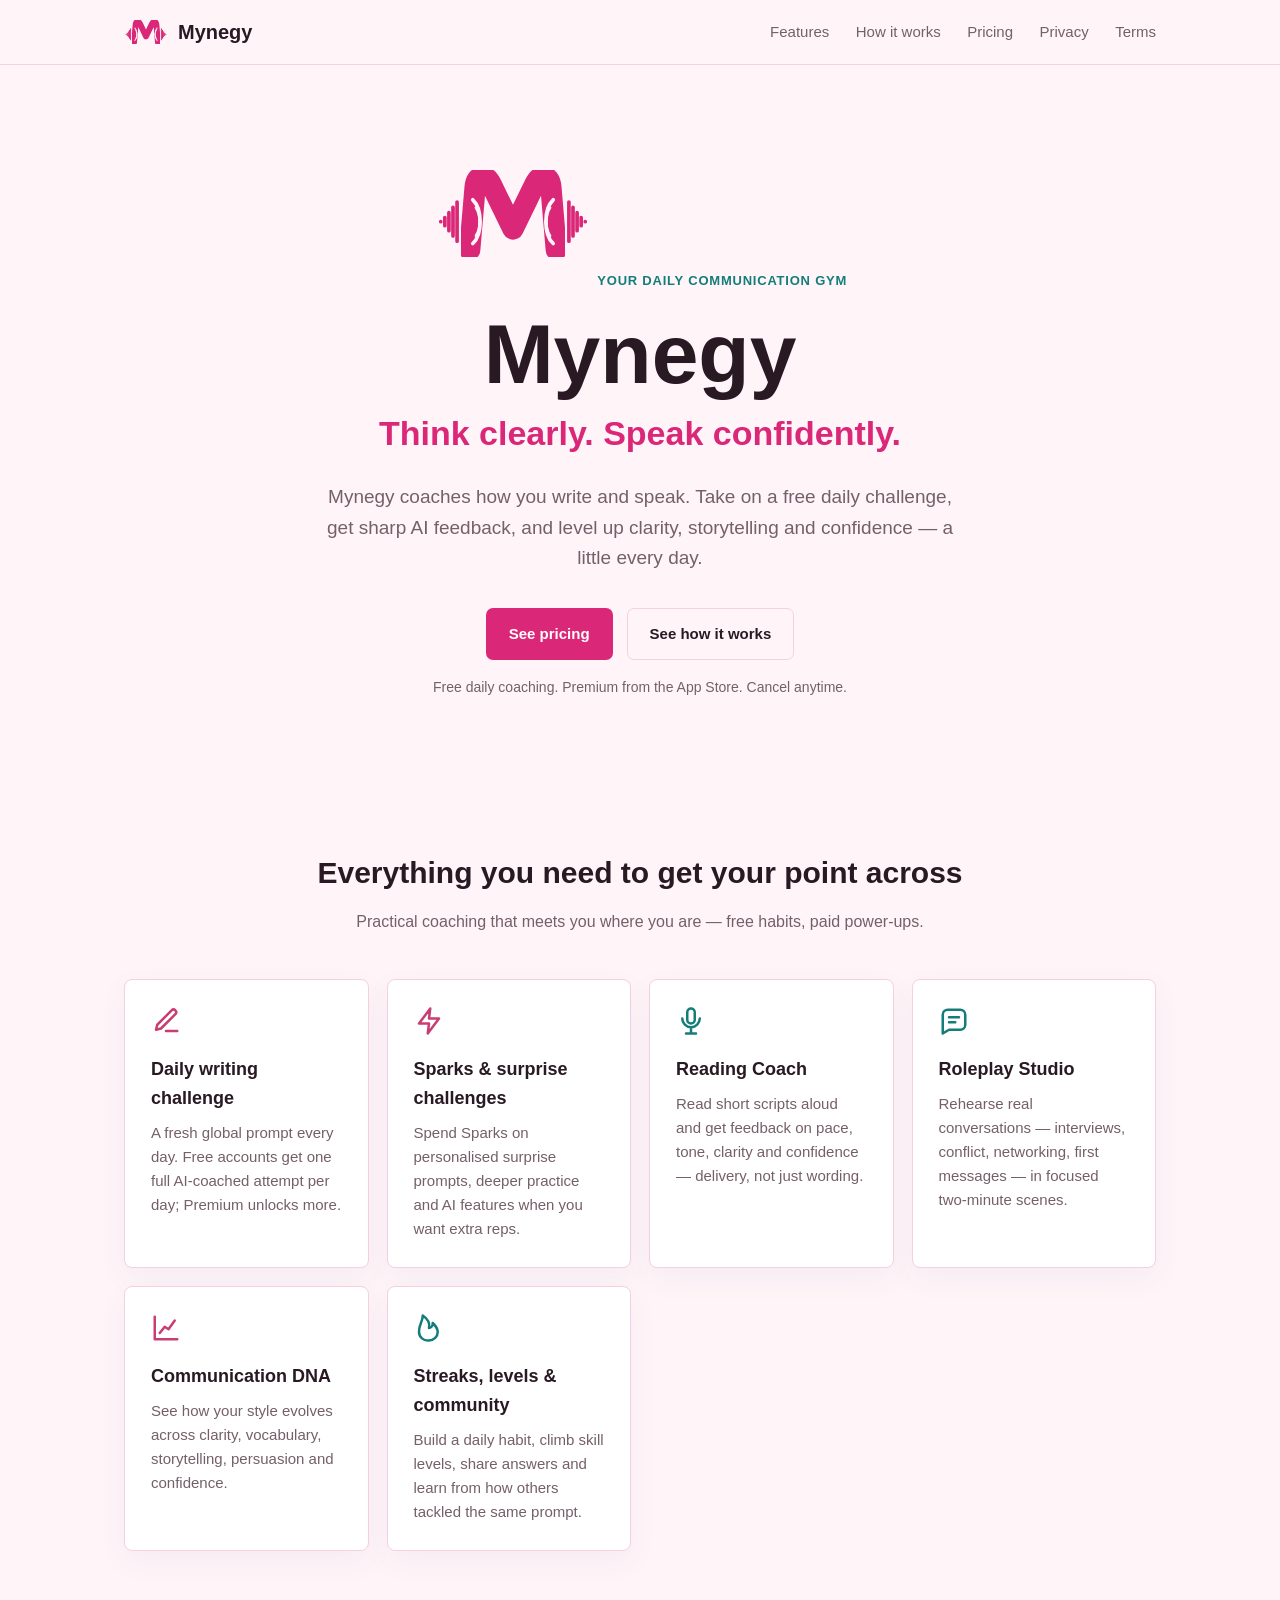
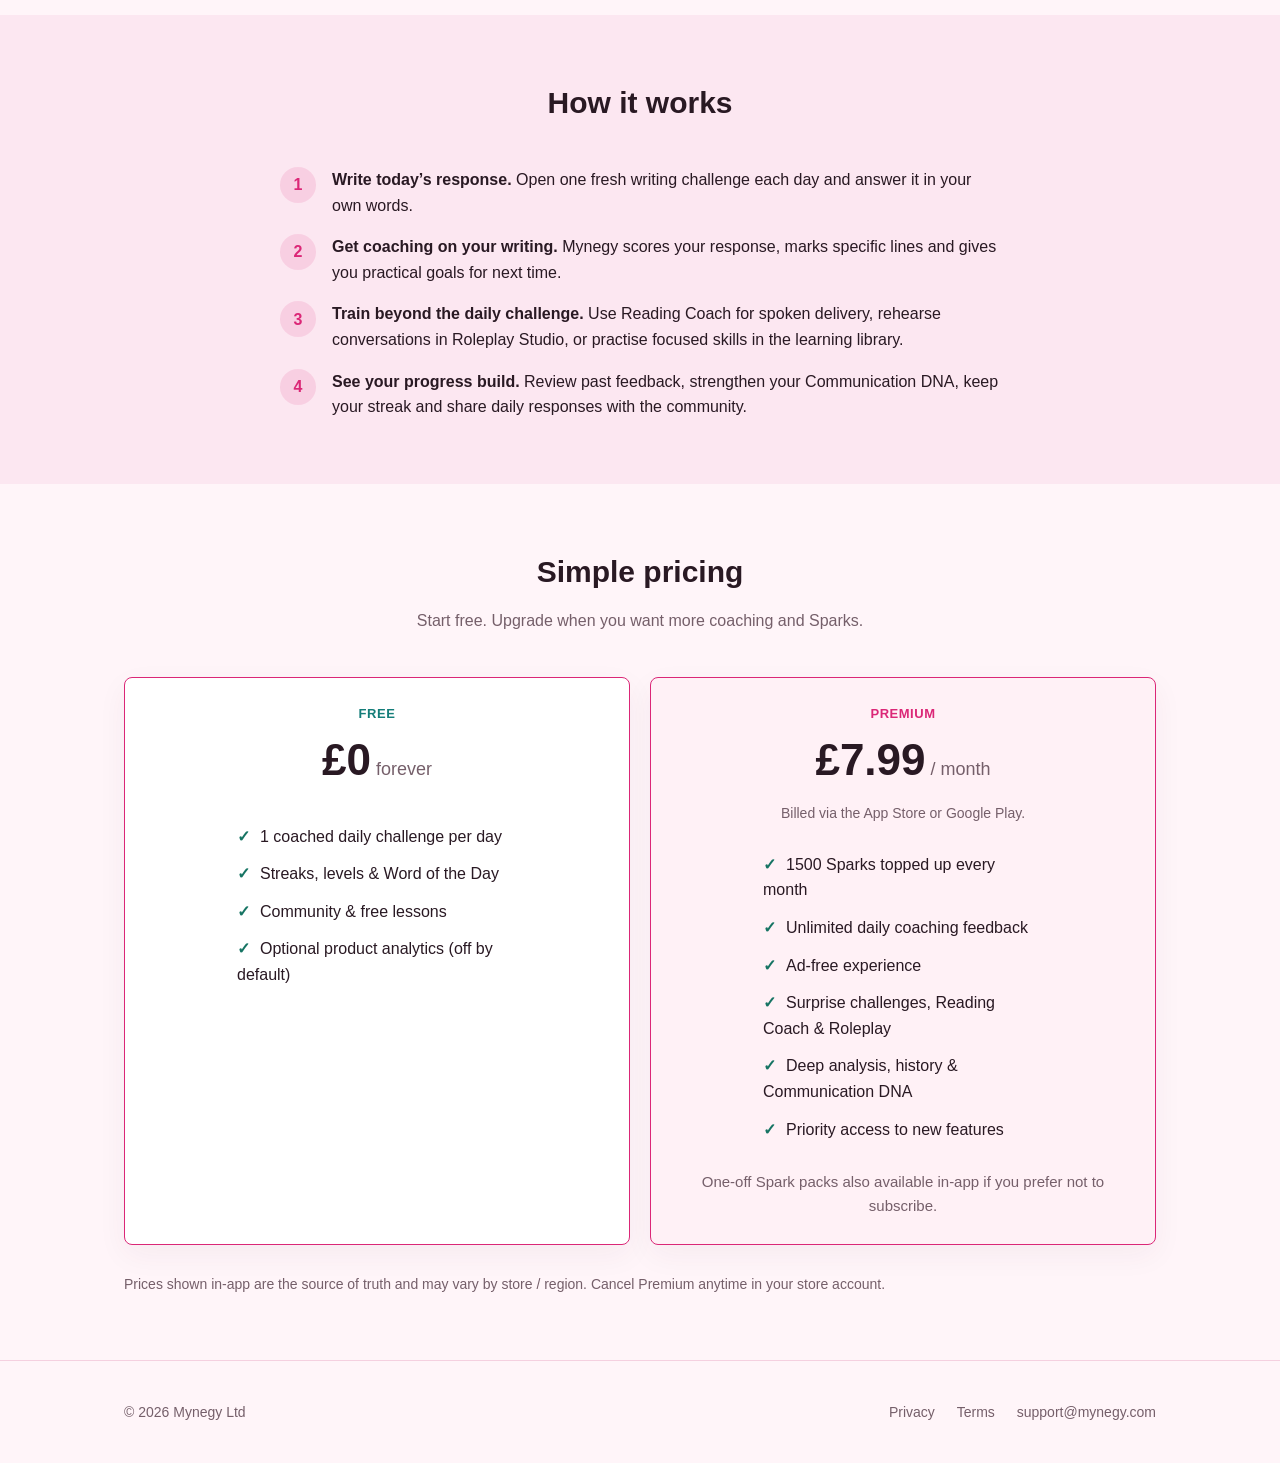
<file: index.html>
<!DOCTYPE html>
<html lang="en-GB">
<head>
  <meta charset="UTF-8" />
  <meta name="viewport" content="width=device-width, initial-scale=1.0" />
  <title>Mynegy — Think clearly. Speak confidently.</title>
  <meta name="description" content="Mynegy is your daily communication gym. Free daily AI coaching, Sparks for surprise challenges, reading coach, roleplay, and Communication DNA." />
  <meta property="og:title" content="Mynegy — Think clearly. Speak confidently." />
  <meta property="og:description" content="Your daily communication gym. One free coached challenge a day, Premium + Sparks for unlimited practice." />
  <meta property="og:type" content="website" />
  <meta property="og:url" content="https://mynegy.com" />
  <meta property="og:image" content="https://mynegy.com/assets/social-card.svg" />
  <link rel="icon" href="/assets/logo-mark.svg" type="image/svg+xml" />
  <link rel="stylesheet" href="/styles.css" />
</head>
<body>
  <header class="site-header">
    <div class="container">
      <a class="brand" href="/">
        <img class="mark" src="/assets/logo-mark.svg" alt="" />
        <span>Mynegy</span>
      </a>
      <nav class="nav">
        <a href="#features">Features</a>
        <a href="#how">How it works</a>
        <a href="#pricing">Pricing</a>
        <a href="/privacy">Privacy</a>
        <a href="/terms">Terms</a>
      </nav>
    </div>
  </header>

  <main>
    <section class="hero">
      <div class="container">
        <img class="hero-mark" src="/assets/logo-mark.svg" alt="" />
        <span class="eyebrow">Your daily communication gym</span>
        <h1>Mynegy</h1>
        <p class="hero-promise">Think clearly. Speak confidently.</p>
        <p class="lead">
          Mynegy coaches how you write and speak. Take on a free daily challenge, get sharp AI feedback,
          and level up clarity, storytelling and confidence — a little every day.
        </p>
        <div class="cta-row">
          <a class="btn btn-primary" href="#pricing">See pricing</a>
          <a class="btn btn-ghost" href="#how">See how it works</a>
        </div>
        <p class="trial-note">Free daily coaching. Premium from the App Store. Cancel anytime.</p>
      </div>
    </section>

    <section id="features">
      <div class="container">
        <h2 class="section-title">Everything you need to get your point across</h2>
        <p class="section-sub">Practical coaching that meets you where you are — free habits, paid power-ups.</p>
        <div class="grid">
          <div class="card">
            <img class="icon" src="/assets/icon-writing.svg" alt="" />
            <h3>Daily writing challenge</h3>
            <p>A fresh global prompt every day. Free accounts get one full AI-coached attempt per day; Premium unlocks more.</p>
          </div>
          <div class="card">
            <img class="icon" src="/assets/icon-spark.svg" alt="" />
            <h3>Sparks &amp; surprise challenges</h3>
            <p>Spend Sparks on personalised surprise prompts, deeper practice and AI features when you want extra reps.</p>
          </div>
          <div class="card">
            <img class="icon" src="/assets/icon-mic.svg" alt="" />
            <h3>Reading Coach</h3>
            <p>Read short scripts aloud and get feedback on pace, tone, clarity and confidence — delivery, not just wording.</p>
          </div>
          <div class="card">
            <img class="icon" src="/assets/icon-roleplay.svg" alt="" />
            <h3>Roleplay Studio</h3>
            <p>Rehearse real conversations — interviews, conflict, networking, first messages — in focused two-minute scenes.</p>
          </div>
          <div class="card">
            <img class="icon" src="/assets/icon-progress.svg" alt="" />
            <h3>Communication DNA</h3>
            <p>See how your style evolves across clarity, vocabulary, storytelling, persuasion and confidence.</p>
          </div>
          <div class="card">
            <img class="icon" src="/assets/icon-streak.svg" alt="" />
            <h3>Streaks, levels &amp; community</h3>
            <p>Build a daily habit, climb skill levels, share answers and learn from how others tackled the same prompt.</p>
          </div>
        </div>
      </div>
    </section>

    <section id="how" style="background: var(--surface);">
      <div class="container">
        <h2 class="section-title">How it works</h2>
        <div class="steps">
          <div class="step"><span class="num"></span><p><strong>Write today&rsquo;s response.</strong> Open one fresh writing challenge each day and answer it in your own words.</p></div>
          <div class="step"><span class="num"></span><p><strong>Get coaching on your writing.</strong> Mynegy scores your response, marks specific lines and gives you practical goals for next time.</p></div>
          <div class="step"><span class="num"></span><p><strong>Train beyond the daily challenge.</strong> Use Reading Coach for spoken delivery, rehearse conversations in Roleplay Studio, or practise focused skills in the learning library.</p></div>
          <div class="step"><span class="num"></span><p><strong>See your progress build.</strong> Review past feedback, strengthen your Communication DNA, keep your streak and share daily responses with the community.</p></div>
        </div>
      </div>
    </section>

    <section id="pricing">
      <div class="container">
        <h2 class="section-title">Simple pricing</h2>
        <p class="section-sub">Start free. Upgrade when you want more coaching and Sparks.</p>
        <div class="grid" style="grid-template-columns: repeat(auto-fit, minmax(260px, 1fr)); gap: 20px; align-items: stretch;">
          <div class="card price-card" style="max-width: none; margin: 0;">
            <p style="color: var(--accent); font-weight: 700; letter-spacing: 0.04em; text-transform: uppercase; font-size: 13px;">Free</p>
            <div class="amount">£0<span> forever</span></div>
            <ul>
              <li>1 coached daily challenge per day</li>
              <li>Streaks, levels &amp; Word of the Day</li>
              <li>Community &amp; free lessons</li>
              <li>Optional product analytics (off by default)</li>
            </ul>
          </div>
          <div class="card price-card featured" style="max-width: none; margin: 0;">
            <p style="color: var(--primary); font-weight: 700; letter-spacing: 0.04em; text-transform: uppercase; font-size: 13px;">Premium</p>
            <div class="amount">£7.99<span> / month</span></div>
            <p style="color: var(--muted); margin-top: 6px; font-size: 14px;">Billed via the App Store or Google Play.</p>
            <ul>
              <li>1500 Sparks topped up every month</li>
              <li>Unlimited daily coaching feedback</li>
              <li>Ad-free experience</li>
              <li>Surprise challenges, Reading Coach &amp; Roleplay</li>
              <li>Deep analysis, history &amp; Communication DNA</li>
              <li>Priority access to new features</li>
            </ul>
            <p class="trial-note" style="margin-top: 12px;">One-off Spark packs also available in-app if you prefer not to subscribe.</p>
          </div>
        </div>
        <p class="trial-note" style="margin-top: 28px;">Prices shown in-app are the source of truth and may vary by store / region. Cancel Premium anytime in your store account.</p>
      </div>
    </section>
  </main>

  <footer class="site-footer">
    <div class="container">
      <div>© 2026 Mynegy Ltd</div>
      <div>
        <a href="/privacy">Privacy</a>
        <a href="/terms">Terms</a>
        <a href="mailto:support@mynegy.com">support@mynegy.com</a>
      </div>
    </div>
  </footer>
</body>
</html>
</file>
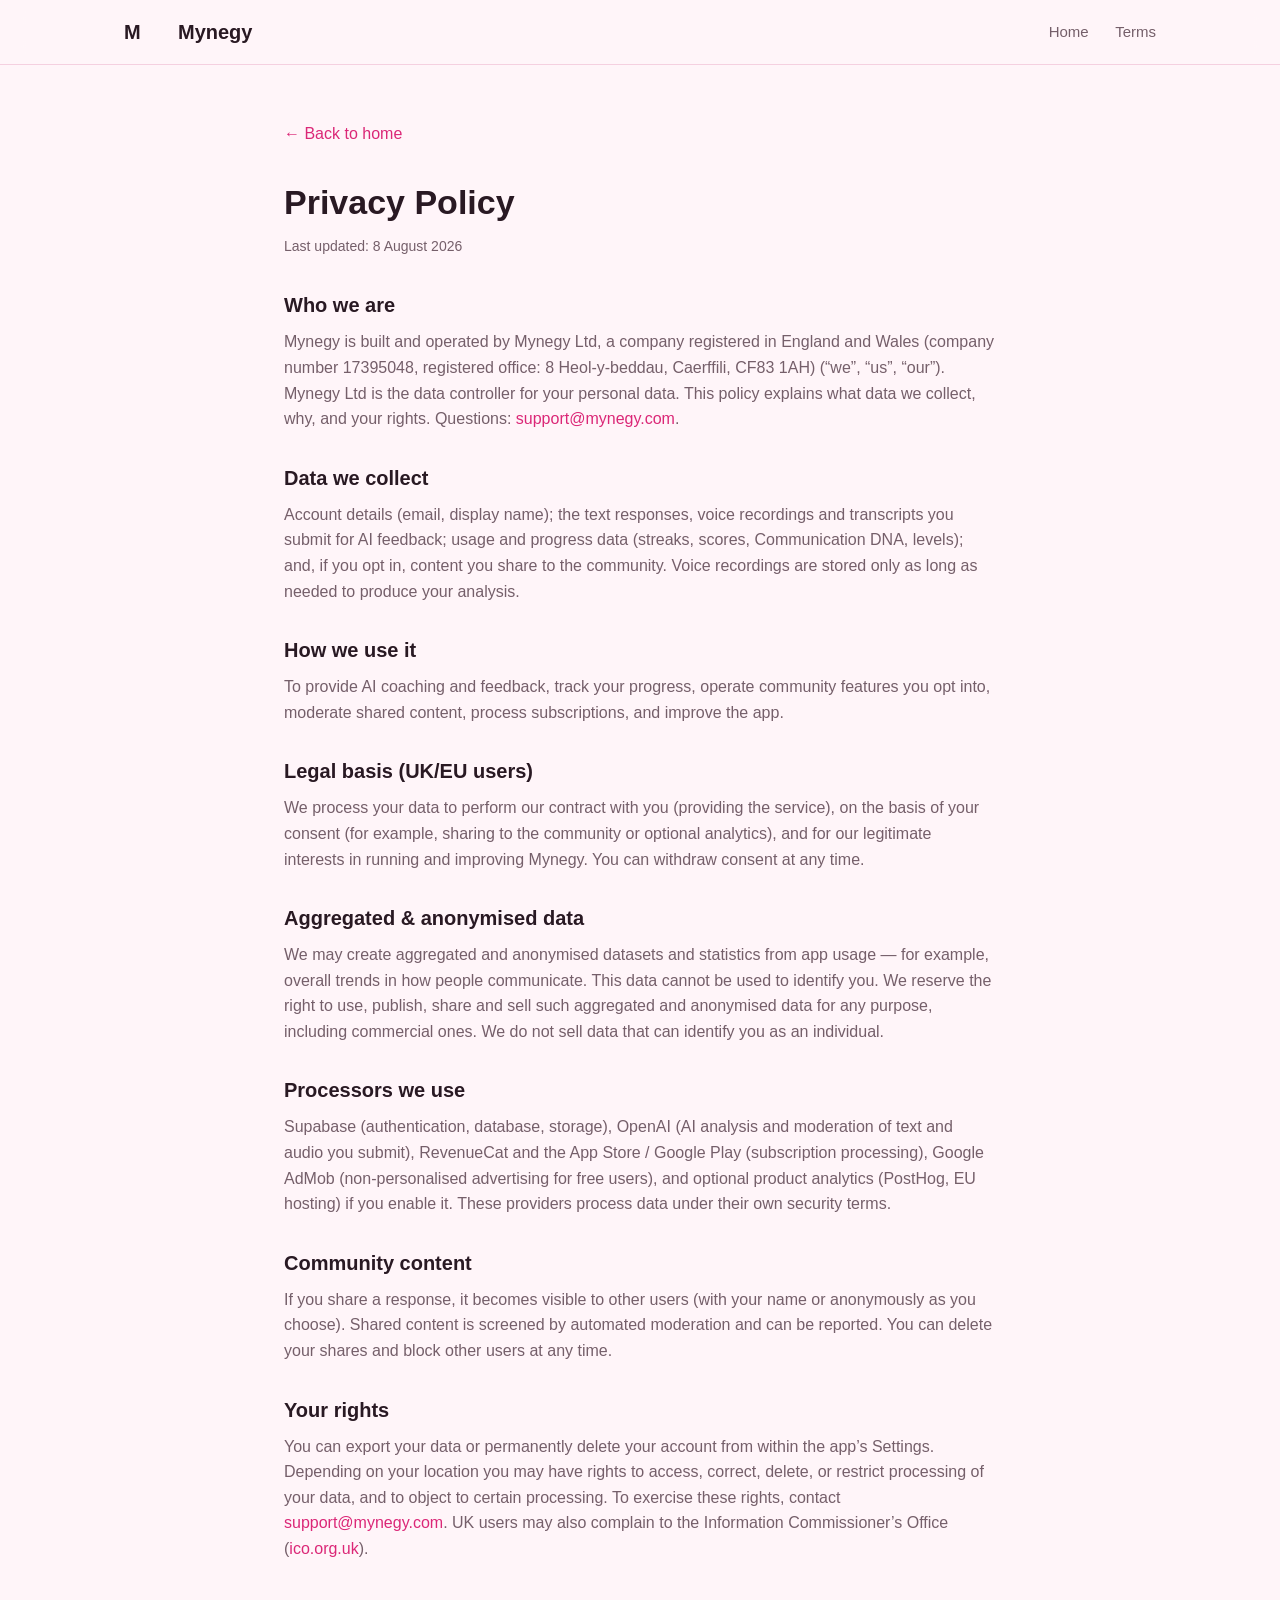
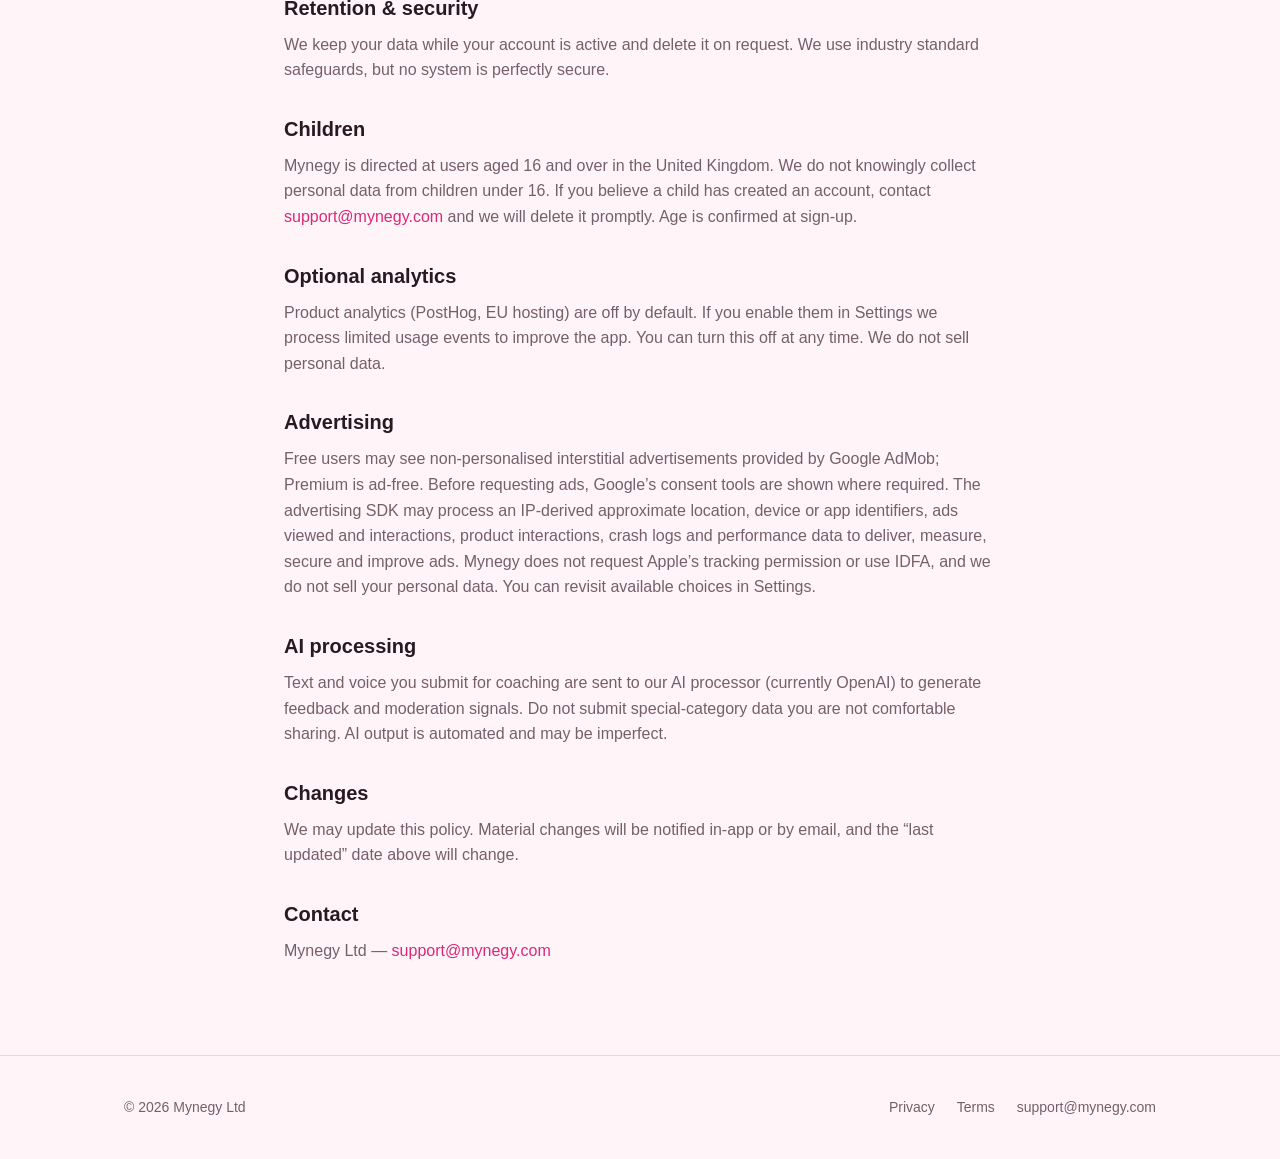
<file: privacy/index.html>
<!DOCTYPE html>
<html lang="en-GB">
<head>
  <meta charset="UTF-8" />
  <meta name="viewport" content="width=device-width, initial-scale=1.0" />
  <title>Privacy Policy — Mynegy</title>
  <meta name="description" content="How Mynegy collects, uses and protects your data (UK GDPR)." />
  <link rel="stylesheet" href="/styles.css" />
</head>
<body>
  <header class="site-header">
    <div class="container">
      <a class="brand" href="/"><span class="mark">M</span><span>Mynegy</span></a>
      <nav class="nav">
        <a href="/">Home</a>
        <a href="/terms">Terms</a>
      </nav>
    </div>
  </header>

  <main class="legal">
    <div class="container">
      <a class="back" href="/">← Back to home</a>
      <h1>Privacy Policy</h1>
      <p class="updated">Last updated: 8 August 2026</p>

      <h2>Who we are</h2>
      <p>
        Mynegy is built and operated by Mynegy Ltd, a company registered in England and Wales
        (company number 17395048, registered office: 8 Heol-y-beddau, Caerffili, CF83 1AH)
        (“we”, “us”, “our”). Mynegy Ltd is the data controller for your personal data. This policy
        explains what data we collect, why, and your rights. Questions:
        <a href="mailto:support@mynegy.com">support@mynegy.com</a>.
      </p>

      <h2>Data we collect</h2>
      <p>
        Account details (email, display name); the text responses, voice recordings and transcripts
        you submit for AI feedback; usage and progress data (streaks, scores, Communication DNA,
        levels); and, if you opt in, content you share to the community. Voice recordings are stored
        only as long as needed to produce your analysis.
      </p>

      <h2>How we use it</h2>
      <p>
        To provide AI coaching and feedback, track your progress, operate community features you opt
        into, moderate shared content, process subscriptions, and improve the app.
      </p>

      <h2>Legal basis (UK/EU users)</h2>
      <p>
        We process your data to perform our contract with you (providing the service), on the basis of
        your consent (for example, sharing to the community or optional analytics), and for our
        legitimate interests in running and improving Mynegy. You can withdraw consent at any time.
      </p>

      <h2>Aggregated &amp; anonymised data</h2>
      <p>
        We may create aggregated and anonymised datasets and statistics from app usage — for example,
        overall trends in how people communicate. This data cannot be used to identify you. We reserve
        the right to use, publish, share and sell such aggregated and anonymised data for any purpose,
        including commercial ones. We do not sell data that can identify you as an individual.
      </p>

      <h2>Processors we use</h2>
      <p>
        Supabase (authentication, database, storage), OpenAI (AI analysis and moderation of text and
        audio you submit), RevenueCat and the App Store / Google Play (subscription processing), Google
        AdMob (non-personalised advertising for free users), and optional product analytics (PostHog,
        EU hosting) if you enable it. These providers process data under their own security terms.
      </p>

      <h2>Community content</h2>
      <p>
        If you share a response, it becomes visible to other users (with your name or anonymously as you
        choose). Shared content is screened by automated moderation and can be reported. You can delete
        your shares and block other users at any time.
      </p>

      <h2>Your rights</h2>
      <p>
        You can export your data or permanently delete your account from within the app’s Settings.
        Depending on your location you may have rights to access, correct, delete, or restrict
        processing of your data, and to object to certain processing. To exercise these rights, contact
        <a href="mailto:support@mynegy.com">support@mynegy.com</a>. UK users may also complain to the
        Information Commissioner’s Office (<a href="https://ico.org.uk">ico.org.uk</a>).
      </p>

      <h2>Retention &amp; security</h2>
      <p>
        We keep your data while your account is active and delete it on request. We use industry
        standard safeguards, but no system is perfectly secure.
      </p>

      <h2>Children</h2>
      <p>
        Mynegy is directed at users aged 16 and over in the United Kingdom. We do not knowingly collect
        personal data from children under 16. If you believe a child has created an account, contact
        <a href="mailto:support@mynegy.com">support@mynegy.com</a> and we will delete it promptly.
        Age is confirmed at sign-up.
      </p>

      <h2>Optional analytics</h2>
      <p>
        Product analytics (PostHog, EU hosting) are off by default. If you enable them in Settings we
        process limited usage events to improve the app. You can turn this off at any time. We do not
        sell personal data.
      </p>

      <h2>Advertising</h2>
      <p>
        Free users may see non-personalised interstitial advertisements provided by Google AdMob;
        Premium is ad-free. Before requesting ads, Google’s consent tools are shown where required.
        The advertising SDK may process an IP-derived approximate location, device or app identifiers,
        ads viewed and interactions, product interactions, crash logs and performance data to deliver,
        measure, secure and improve ads. Mynegy does not request Apple’s tracking permission or use
        IDFA, and we do not sell your personal data. You can revisit available choices in Settings.
      </p>

      <h2>AI processing</h2>
      <p>
        Text and voice you submit for coaching are sent to our AI processor (currently OpenAI) to
        generate feedback and moderation signals. Do not submit special-category data you are not
        comfortable sharing. AI output is automated and may be imperfect.
      </p>

      <h2>Changes</h2>
      <p>
        We may update this policy. Material changes will be notified in-app or by email, and the “last
        updated” date above will change.
      </p>

      <h2>Contact</h2>
      <p>Mynegy Ltd — <a href="mailto:support@mynegy.com">support@mynegy.com</a></p>
    </div>
  </main>

  <footer class="site-footer">
    <div class="container">
      <div>© 2026 Mynegy Ltd</div>
      <div>
        <a href="/privacy">Privacy</a>
        <a href="/terms">Terms</a>
        <a href="mailto:support@mynegy.com">support@mynegy.com</a>
      </div>
    </div>
  </footer>
</body>
</html>
</file>
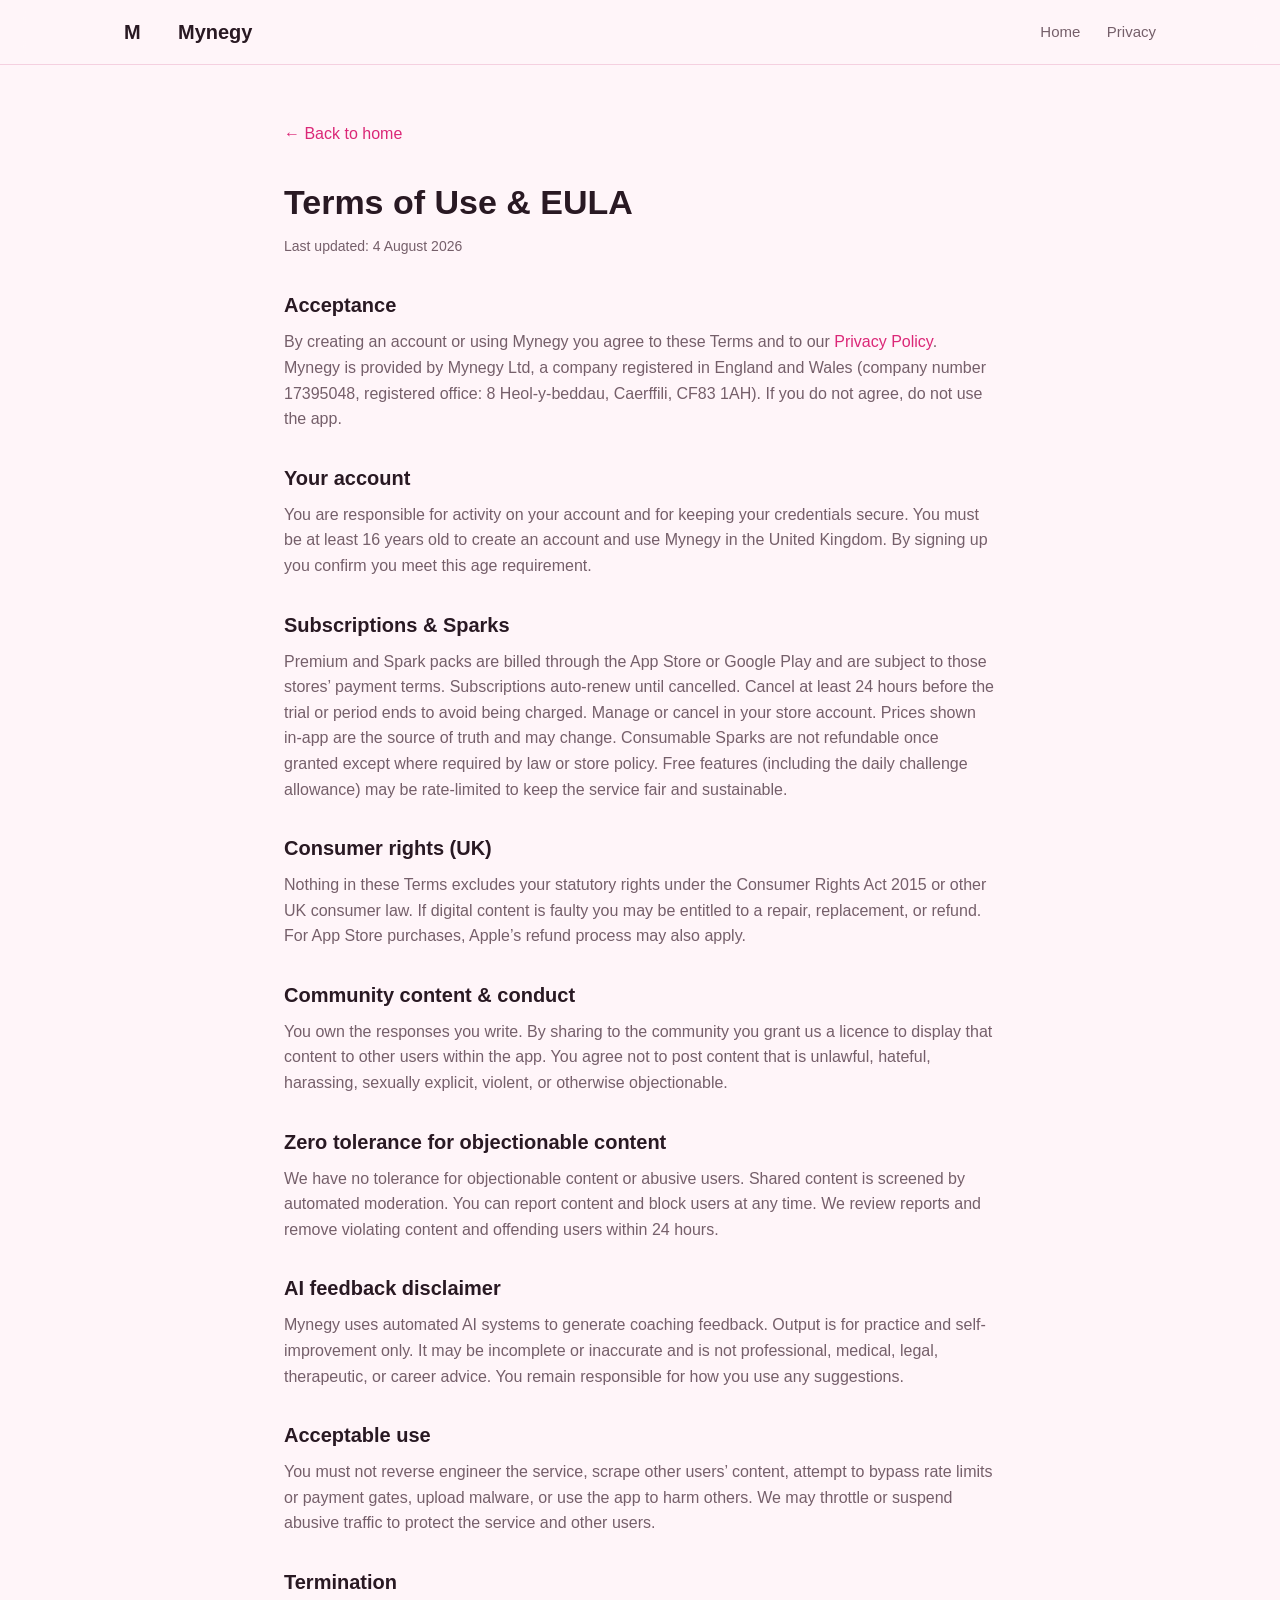
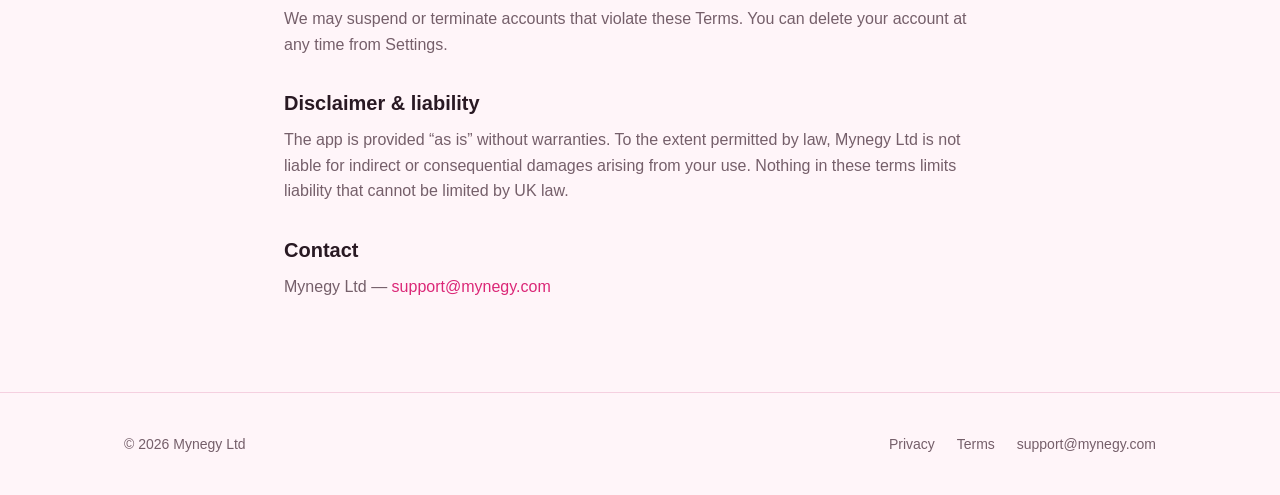
<file: terms/index.html>
<!DOCTYPE html>
<html lang="en-GB">
<head>
  <meta charset="UTF-8" />
  <meta name="viewport" content="width=device-width, initial-scale=1.0" />
  <title>Terms of Use &amp; EULA — Mynegy</title>
  <meta name="description" content="Terms of Use and End User Licence Agreement for Mynegy." />
  <link rel="stylesheet" href="/styles.css" />
</head>
<body>
  <header class="site-header">
    <div class="container">
      <a class="brand" href="/"><span class="mark">M</span><span>Mynegy</span></a>
      <nav class="nav">
        <a href="/">Home</a>
        <a href="/privacy">Privacy</a>
      </nav>
    </div>
  </header>

  <main class="legal">
    <div class="container">
      <a class="back" href="/">← Back to home</a>
      <h1>Terms of Use &amp; EULA</h1>
      <p class="updated">Last updated: 4 August 2026</p>

      <h2>Acceptance</h2>
      <p>
        By creating an account or using Mynegy you agree to these Terms and to our
        <a href="/privacy">Privacy Policy</a>. Mynegy is provided by Mynegy Ltd, a company
        registered in England and Wales (company number 17395048, registered office:
        8 Heol-y-beddau, Caerffili, CF83 1AH). If you do not agree, do not use the app.
      </p>

      <h2>Your account</h2>
      <p>
        You are responsible for activity on your account and for keeping your credentials secure. You
        must be at least 16 years old to create an account and use Mynegy in the United Kingdom. By
        signing up you confirm you meet this age requirement.
      </p>

      <h2>Subscriptions &amp; Sparks</h2>
      <p>
        Premium and Spark packs are billed through the App Store or Google Play and are subject to
        those stores’ payment terms. Subscriptions auto-renew until cancelled. Cancel at least 24 hours
        before the trial or period ends to avoid being charged. Manage or cancel in your store account.
        Prices shown in-app are the source of truth and may change. Consumable Sparks are not
        refundable once granted except where required by law or store policy. Free features (including
        the daily challenge allowance) may be rate-limited to keep the service fair and sustainable.
      </p>

      <h2>Consumer rights (UK)</h2>
      <p>
        Nothing in these Terms excludes your statutory rights under the Consumer Rights Act 2015 or
        other UK consumer law. If digital content is faulty you may be entitled to a repair, replacement,
        or refund. For App Store purchases, Apple’s refund process may also apply.
      </p>

      <h2>Community content &amp; conduct</h2>
      <p>
        You own the responses you write. By sharing to the community you grant us a licence to display
        that content to other users within the app. You agree not to post content that is unlawful,
        hateful, harassing, sexually explicit, violent, or otherwise objectionable.
      </p>

      <h2>Zero tolerance for objectionable content</h2>
      <p>
        We have no tolerance for objectionable content or abusive users. Shared content is screened by
        automated moderation. You can report content and block users at any time. We review reports and
        remove violating content and offending users within 24 hours.
      </p>

      <h2>AI feedback disclaimer</h2>
      <p>
        Mynegy uses automated AI systems to generate coaching feedback. Output is for practice and
        self-improvement only. It may be incomplete or inaccurate and is not professional, medical,
        legal, therapeutic, or career advice. You remain responsible for how you use any suggestions.
      </p>

      <h2>Acceptable use</h2>
      <p>
        You must not reverse engineer the service, scrape other users’ content, attempt to bypass rate
        limits or payment gates, upload malware, or use the app to harm others. We may throttle or
        suspend abusive traffic to protect the service and other users.
      </p>

      <h2>Termination</h2>
      <p>
        We may suspend or terminate accounts that violate these Terms. You can delete your account at
        any time from Settings.
      </p>

      <h2>Disclaimer &amp; liability</h2>
      <p>
        The app is provided “as is” without warranties. To the extent permitted by law, Mynegy Ltd is
        not liable for indirect or consequential damages arising from your use. Nothing in these terms
        limits liability that cannot be limited by UK law.
      </p>

      <h2>Contact</h2>
      <p>Mynegy Ltd — <a href="mailto:support@mynegy.com">support@mynegy.com</a></p>
    </div>
  </main>

  <footer class="site-footer">
    <div class="container">
      <div>© 2026 Mynegy Ltd</div>
      <div>
        <a href="/privacy">Privacy</a>
        <a href="/terms">Terms</a>
        <a href="mailto:support@mynegy.com">support@mynegy.com</a>
      </div>
    </div>
  </footer>
</body>
</html>
</file>
<file: styles.css>
:root {
  --bg: #fff5f9;
  --surface: #ffffff;
  --band: #fce7f1;
  --border: #f5d0e0;
  --primary: #db2777;
  --accent: #147d79;
  --text: #291923;
  --muted: #755f6a;
  --success: #167463;
  --radius: 8px;
  --max: 1080px;
}

* { box-sizing: border-box; margin: 0; padding: 0; }

html { scroll-behavior: smooth; }

body {
  font-family: "Avenir Next", Avenir, "Trebuchet MS", sans-serif;
  background: var(--bg);
  color: var(--text);
  line-height: 1.6;
  -webkit-font-smoothing: antialiased;
}

a { color: var(--primary); text-decoration: none; }
a:hover { text-decoration: underline; }

.container { width: 100%; max-width: var(--max); margin: 0 auto; padding: 0 24px; }

/* Header */
.site-header {
  position: sticky;
  top: 0;
  z-index: 10;
  backdrop-filter: blur(12px);
  background: rgba(255, 245, 249, 0.9);
  border-bottom: 1px solid var(--border);
}
.site-header .container {
  display: flex;
  align-items: center;
  justify-content: space-between;
  height: 64px;
}
.brand { display: flex; align-items: center; gap: 10px; font-weight: 700; font-size: 20px; color: var(--text); }
.brand .mark { width: 44px; height: auto; }
.nav a { color: var(--muted); margin-left: 22px; font-size: 15px; }
.nav a:hover { color: var(--text); text-decoration: none; }

/* Buttons */
.btn {
  display: inline-block;
  padding: 13px 22px;
  border-radius: 7px;
  font-weight: 600;
  font-size: 15px;
  cursor: pointer;
  border: 1px solid transparent;
  transition: transform 0.12s ease, opacity 0.12s ease;
}
.btn:hover { text-decoration: none; transform: translateY(-1px); }
.btn-primary { background: var(--primary); color: #fff; }
.btn-ghost { background: transparent; color: var(--text); border-color: var(--border); }

/* Hero */
.hero { text-align: center; padding: 72px 0 64px; min-height: min(720px, 88vh); display: grid; place-items: center; }
.hero-mark { width: 160px; height: auto; margin-bottom: 18px; }
.hero .eyebrow {
  display: inline-block;
  color: var(--accent);
  font-weight: 600;
  letter-spacing: 0.06em;
  text-transform: uppercase;
  font-size: 13px;
  margin-bottom: 18px;
}
.hero h1 {
  font-size: clamp(50px, 8vw, 84px);
  line-height: 1.05;
  font-weight: 800;
  letter-spacing: 0;
}
.hero-promise { color: var(--primary); font-size: clamp(22px, 4vw, 34px); font-weight: 700; margin-top: 8px; }
.hero p.lead {
  max-width: 640px;
  margin: 22px auto 34px;
  font-size: 19px;
  color: var(--muted);
}
.cta-row { display: flex; gap: 14px; justify-content: center; flex-wrap: wrap; }
.trial-note { margin-top: 16px; color: var(--muted); font-size: 14px; }

/* Sections */
section { padding: 64px 0; }
#how { background: var(--band) !important; }
.section-title { text-align: center; font-size: 30px; font-weight: 800; letter-spacing: 0; }
.section-sub { text-align: center; color: var(--muted); max-width: 620px; margin: 12px auto 0; }

.grid {
  display: grid;
  grid-template-columns: repeat(auto-fit, minmax(240px, 1fr));
  gap: 18px;
  margin-top: 44px;
}
.card {
  background: var(--surface);
  border: 1px solid var(--border);
  border-radius: var(--radius);
  padding: 26px;
  box-shadow: 0 10px 30px rgba(88, 44, 63, 0.05);
}
.card .icon { width: 30px; height: 30px; margin-bottom: 12px; }
.card h3 { font-size: 18px; margin-bottom: 8px; }
.card p { color: var(--muted); font-size: 15px; }

/* Steps */
.steps { counter-reset: step; margin-top: 40px; display: grid; gap: 16px; max-width: 720px; margin-left: auto; margin-right: auto; }
.step { display: flex; gap: 16px; align-items: flex-start; }
.step .num {
  counter-increment: step;
  flex: 0 0 auto;
  width: 36px; height: 36px; border-radius: 50%;
  background: rgba(219, 39, 119, 0.12);
  color: var(--primary);
  display: grid; place-items: center; font-weight: 700;
}
.step .num::before { content: counter(step); }

/* Pricing */
.price-card {
  max-width: 420px;
  margin: 44px auto 0;
  text-align: center;
  border: 1px solid var(--primary);
  background: var(--surface);
}
.price-card.featured { border-color: var(--primary); background: #fff1f6; }
.price-card .amount { font-size: 44px; font-weight: 800; }
.price-card .amount span { font-size: 18px; color: var(--muted); font-weight: 500; }
.price-card ul { list-style: none; text-align: left; margin: 22px auto; max-width: 280px; }
.price-card li { padding: 6px 0; color: var(--text); }
.price-card li::before { content: "✓"; color: var(--success); margin-right: 10px; font-weight: 700; }

/* Footer */
.site-footer {
  border-top: 1px solid var(--border);
  padding: 40px 0;
  color: var(--muted);
  font-size: 14px;
}
.site-footer .container { display: flex; justify-content: space-between; flex-wrap: wrap; gap: 16px; }
.site-footer a { color: var(--muted); margin-left: 18px; }
.site-footer a:first-child { margin-left: 0; }

/* Legal pages */
.legal { padding: 56px 0 80px; }
.legal .container { max-width: 760px; }
.legal h1 { font-size: 34px; font-weight: 800; margin-bottom: 6px; }
.legal .updated { color: var(--muted); font-size: 14px; margin-bottom: 32px; }
.legal h2 { font-size: 20px; margin: 30px 0 8px; }
.legal p { color: var(--muted); margin-bottom: 12px; }
.legal a.back { display: inline-block; margin-bottom: 28px; }

@media (max-width: 600px) {
  .nav { display: none; }
  .hero { padding: 64px 0 48px; }
}
</file>
